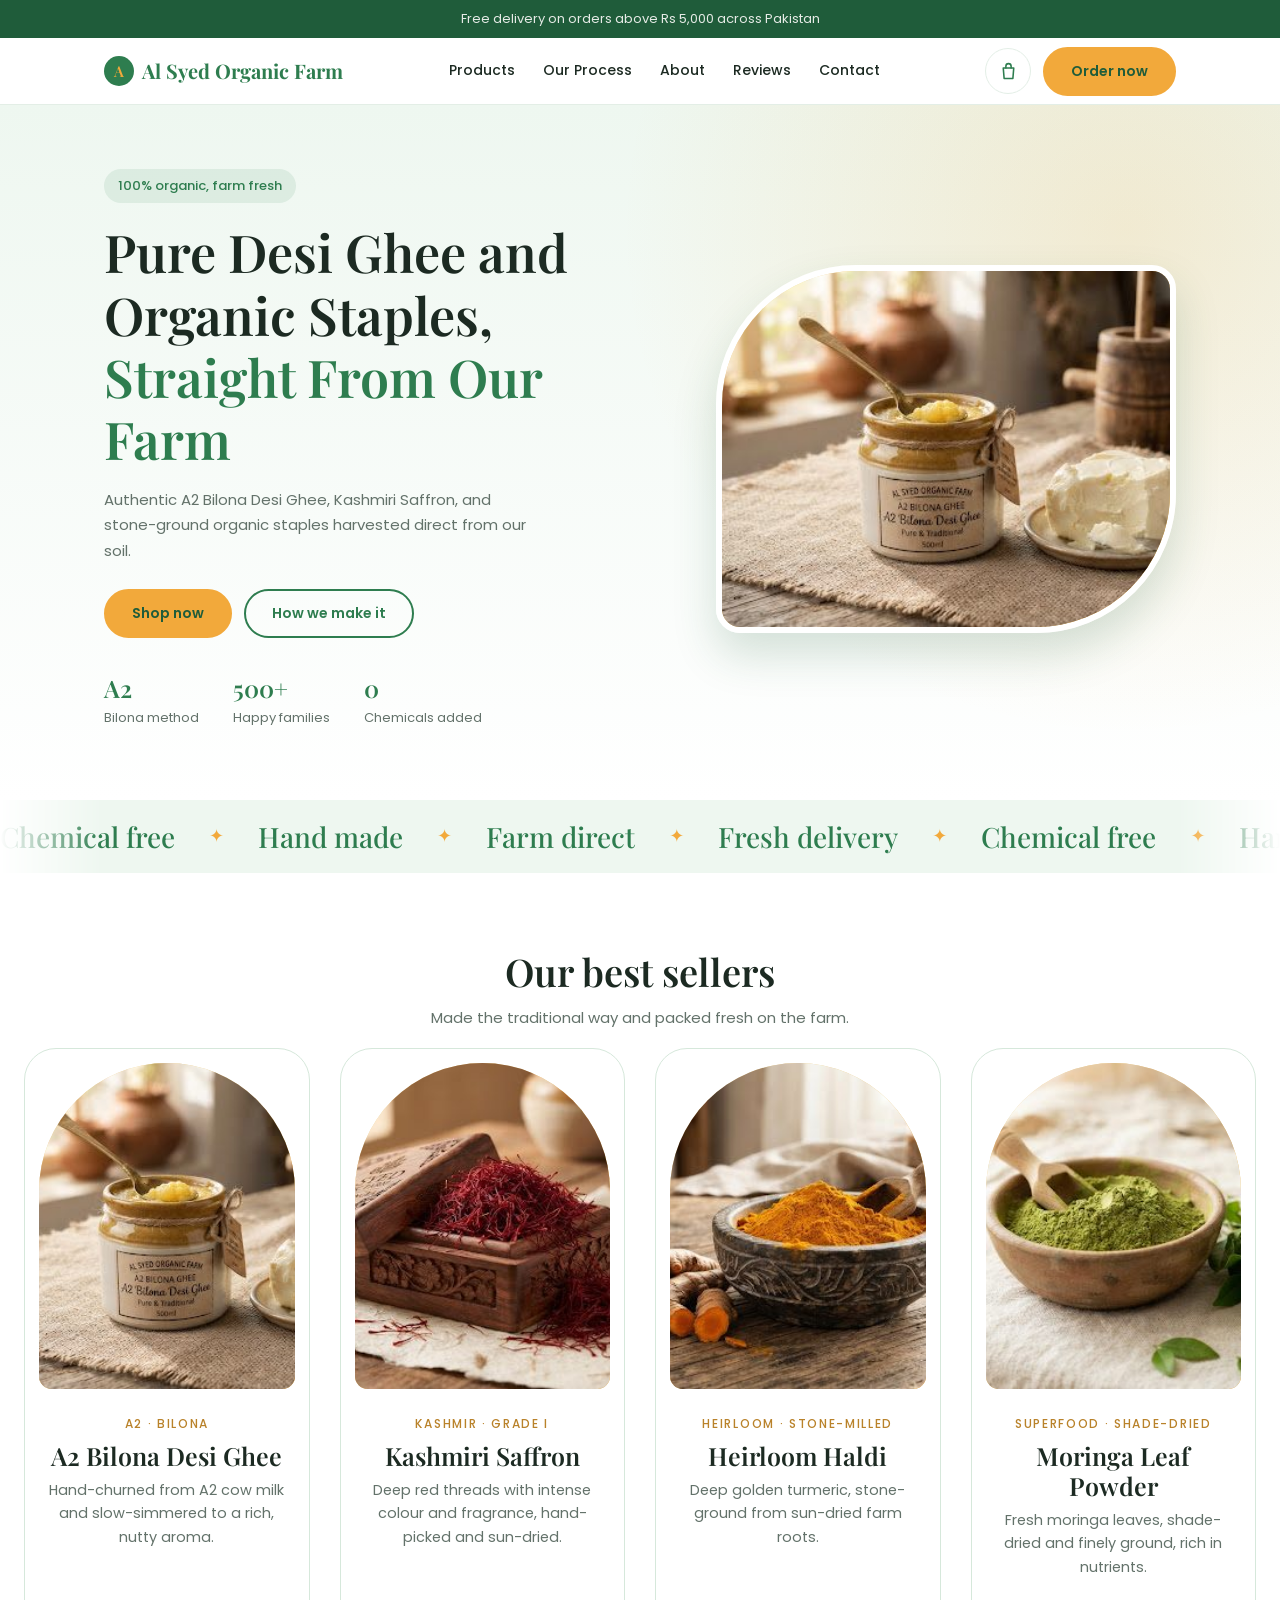
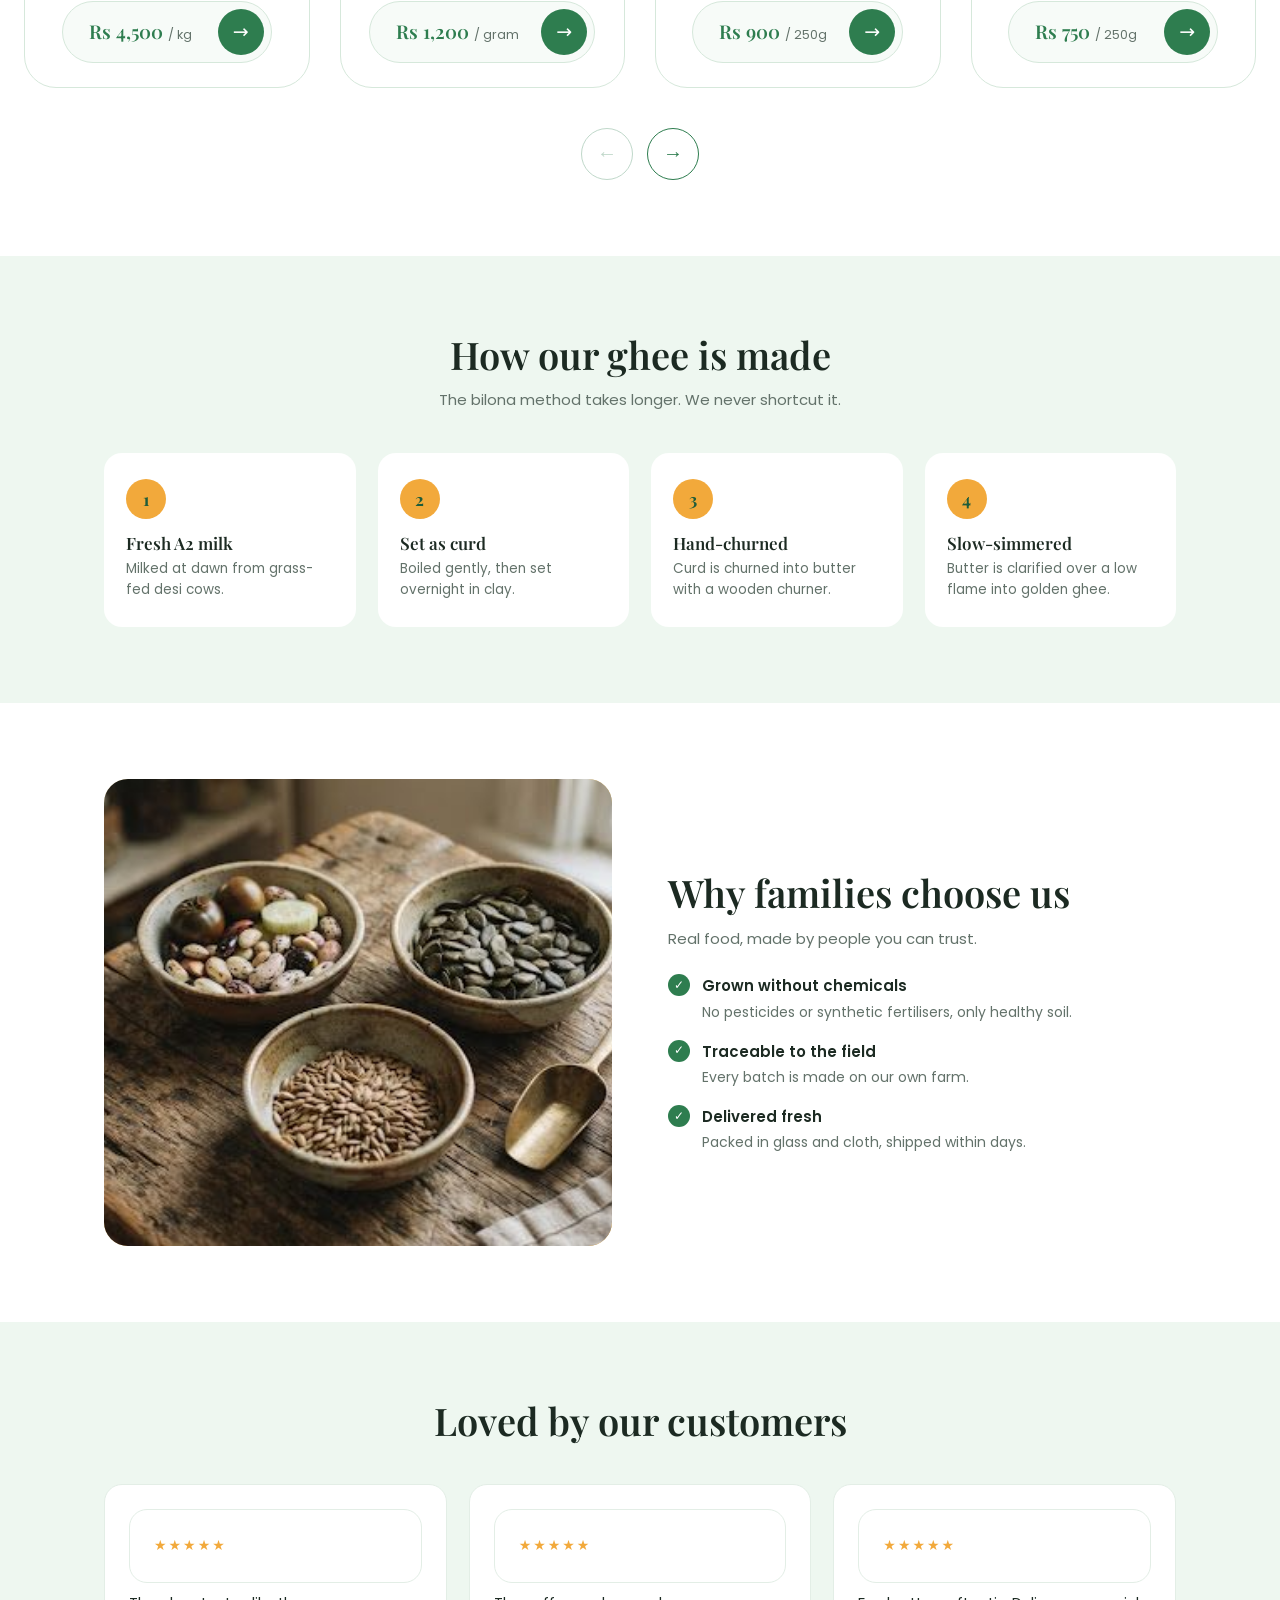
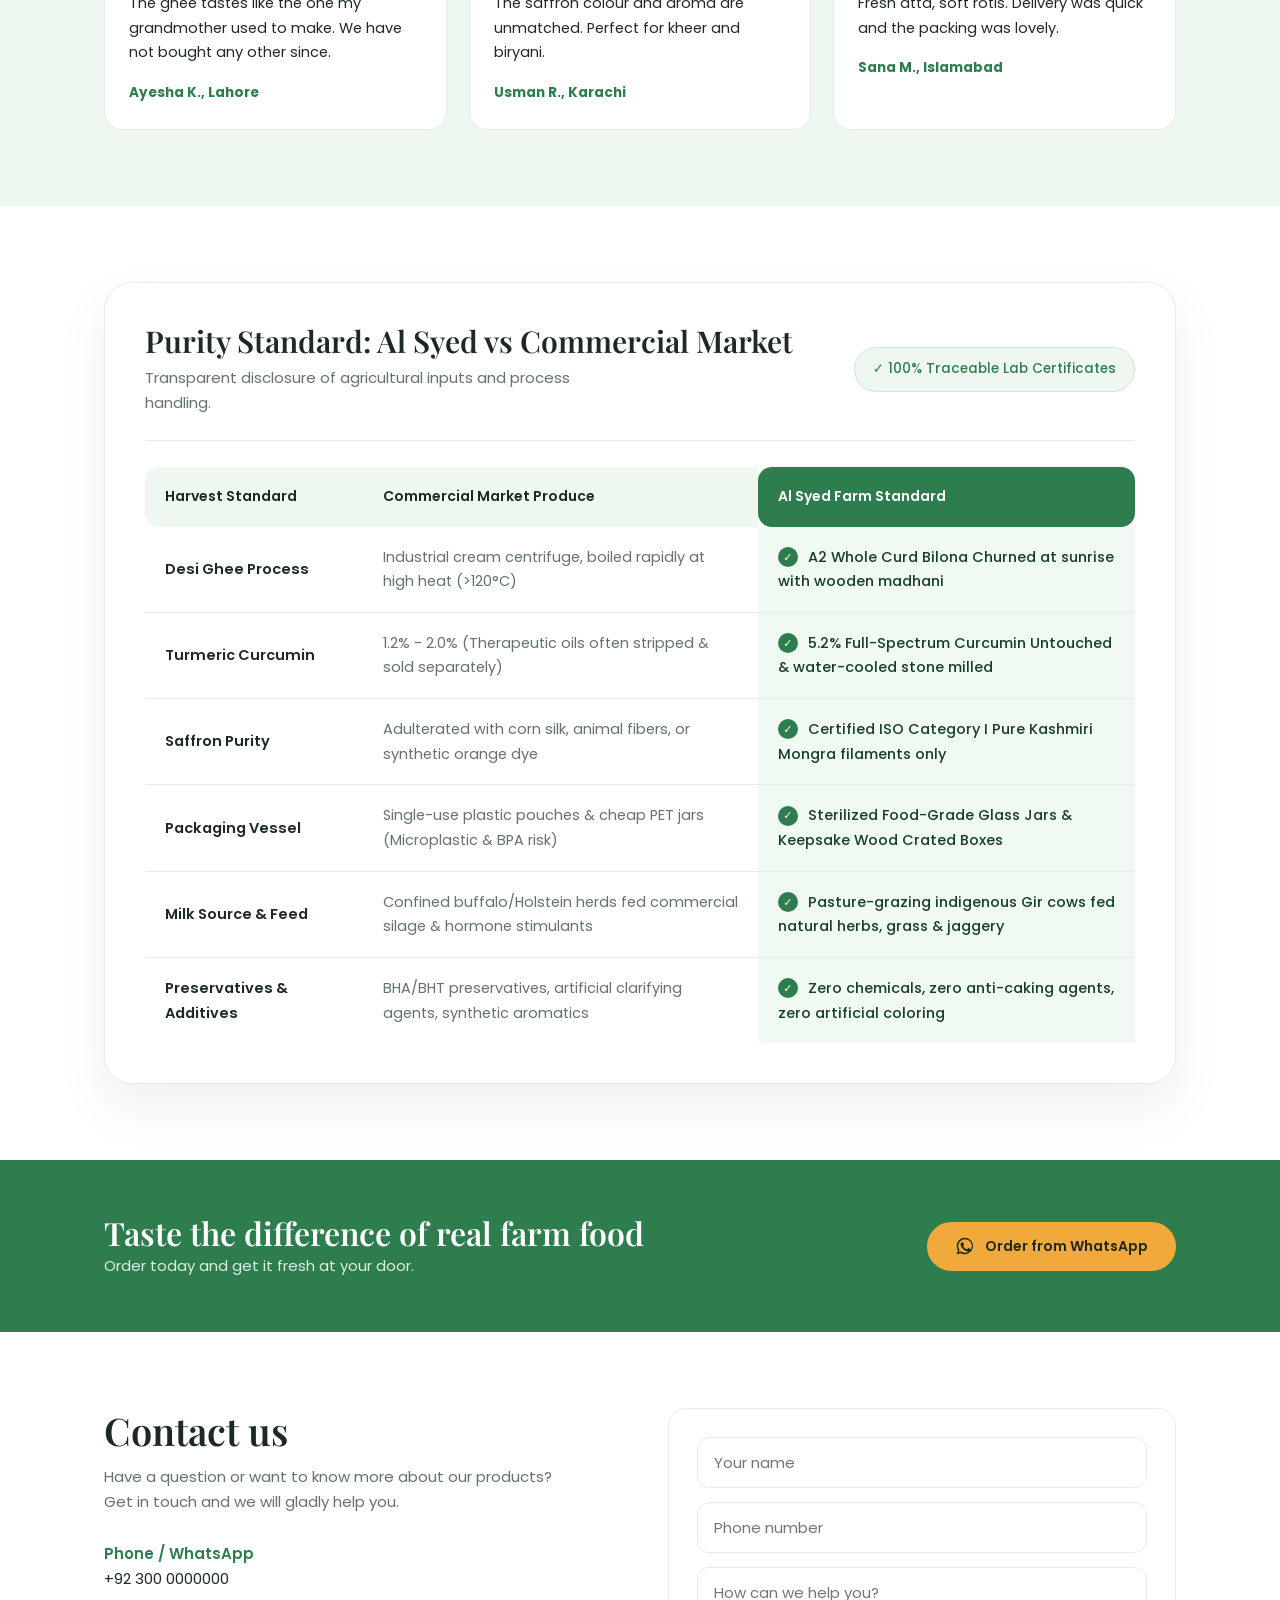
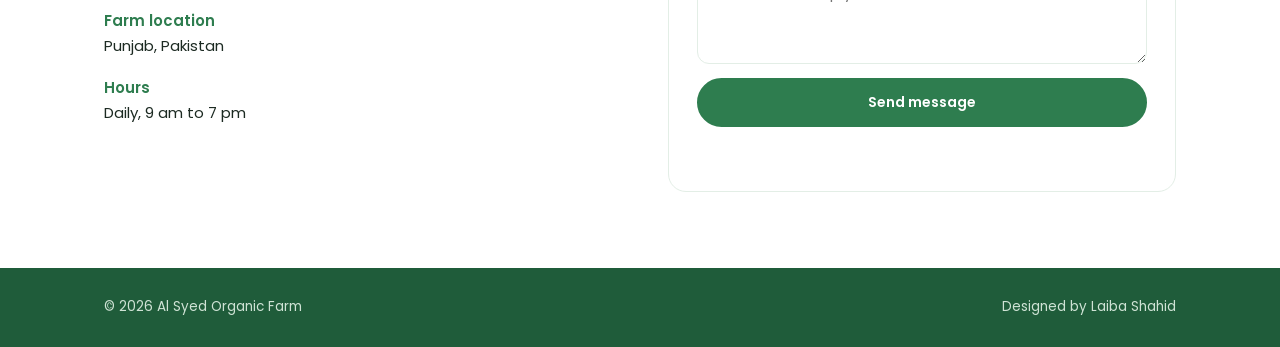
<file: public/assets/aistudio/al-syed-organic-farm-final_affc7ea3.html>
<!DOCTYPE html>
<html lang="en">
<head>
<meta charset="utf-8">
<meta name="viewport" content="width=device-width, initial-scale=1, viewport-fit=cover">
<title>Al Syed Organic Farm</title>
<meta name="description" content="Authentic A2 Bilona Desi Ghee, Kashmiri Saffron, and stone-ground organic staples harvested direct from our soil.">
<link rel="preconnect" href="https://fonts.googleapis.com">
<link rel="preconnect" href="https://fonts.gstatic.com" crossorigin>
<link href="https://fonts.googleapis.com/css2?family=Playfair+Display:wght@500;600;700&family=Poppins:wght@300;400;500;600&display=swap" rel="stylesheet">
<style>
:root{--bg:#ffffff;--ink:#1c2a22;--mute:#63726a;--g:#2e7d4f;--gd:#1f5c3a;--gold:#f2a93b;--leaf:#eef7f0;--line:#e3eee6;
--disp:"Playfair Display",Georgia,serif;--sans:"Poppins",system-ui,-apple-system,"Segoe UI",sans-serif;
box-sizing:border-box;padding-top:env(safe-area-inset-top,0px);padding-bottom:env(safe-area-inset-bottom,0px)}
@media (prefers-color-scheme:dark){:root:not([data-theme="light"]){--bg:#ffffff;--ink:#1c2a22;--mute:#63726a;--g:#2e7d4f;--gd:#1f5c3a;--gold:#f2a93b;--leaf:#eef7f0;--line:#e3eee6}}
:root[data-theme="dark"]{--bg:#ffffff;--ink:#1c2a22;--mute:#63726a;--g:#2e7d4f;--gd:#1f5c3a;--gold:#f2a93b;--leaf:#eef7f0;--line:#e3eee6}
*,*::before,*::after{box-sizing:border-box}
html{scroll-behavior:smooth;scroll-padding-top:calc(90px + env(safe-area-inset-top,0px))}
body{margin:0;background:var(--bg);color:var(--ink);font:400 15px/1.7 var(--sans);-webkit-font-smoothing:antialiased}
h1,h2,h3{font-family:var(--disp);margin:0;line-height:1.2;font-weight:600}
p{margin:0}a{color:inherit;text-decoration:none}
:focus-visible{outline:2px solid var(--gold);outline-offset:3px}
.wrap{max-width:1120px;margin:0 auto;padding:0 24px}
section{padding:76px 0}
h2{font-size:clamp(26px,3.4vw,38px)}
.sub{color:var(--mute);max-width:52ch;margin-top:10px}
.center{text-align:center}.center .sub{margin-inline:auto}
.top{background:var(--gd);color:#e6ebe6;text-align:center;font-size:13px;padding:8px 16px;padding-top:calc(8px + env(safe-area-inset-top,0px))}
header{position:sticky;top:0;z-index:20;background:rgba(255,255,255,.95);backdrop-filter:blur(10px);border-bottom:1px solid var(--line)}
nav{display:flex;align-items:center;justify-content:space-between;height:66px}
.logo{font-family:var(--disp);font-weight:700;font-size:20px;color:var(--g);display:flex;align-items:center;gap:8px}
.logo i{width:30px;height:30px;border-radius:50%;background:var(--g);display:grid;place-items:center;color:var(--gold);font:600 15px var(--disp);font-style:normal}
.links{display:flex;gap:28px;font-size:14px;font-weight:500}.links a:hover{color:var(--g)}
.btn{display:inline-block;padding:12px 26px;border-radius:999px;background:var(--gold);color:var(--gd);font:600 14px var(--sans);border:2px solid var(--gold);cursor:pointer;transition:transform .2s,background .2s}
.btn:hover{transform:translateY(-2px);background:#f6bd57}
.btn.line{background:transparent;color:var(--g);border-color:var(--g)}.btn.line:hover{background:rgba(46,125,79,.08);transform:translateY(-2px)}
.btn.dk{background:var(--g);border-color:var(--g);color:#fff}.btn.dk:hover{background:var(--gd)}
.hero{background:linear-gradient(180deg,#eef7f0,#fff);color:var(--ink);padding:64px 0 70px;background-image:radial-gradient(circle at 88% 18%,rgba(242,169,59,.18),transparent 40%),linear-gradient(180deg,#eef7f0,#fff)}
.hero .wrap{display:grid;grid-template-columns:1.1fr .9fr;gap:50px;align-items:center}
.pill{display:inline-block;background:rgba(46,125,79,.1);color:var(--g);font-weight:500;padding:6px 14px;border-radius:999px;font-size:13px;margin-bottom:18px}
.hero h1{font-size:clamp(30px,4.6vw,52px);margin-bottom:16px}
.hero h1 em{font-style:normal;color:var(--g)}
.hero p.lead{color:var(--mute);max-width:48ch;margin-bottom:26px}
.hero .cta{display:flex;gap:12px;flex-wrap:wrap;margin-bottom:34px}
.stats{display:flex;gap:34px;flex-wrap:wrap}.stats b{display:block;font:600 24px var(--disp);color:var(--g)}.stats span{font-size:13px;color:var(--mute)}
.ph{position:relative;margin:0;overflow:hidden;display:grid;place-items:center;background:linear-gradient(135deg,#f6e3b0,#e9a62a)}
.ph img{position:absolute;inset:0;width:100%;height:100%;object-fit:cover}
.ph span{font:600 18px var(--disp);color:rgba(19,53,36,.6);padding:14px;text-align:center}
.hero .ph{aspect-ratio:5/4;border-radius:140px 24px 140px 24px;border:6px solid #fff;box-shadow:0 22px 44px rgba(31,92,58,.18)}
.feat{background:var(--leaf);padding:26px 0}.feat .wrap{display:grid;grid-template-columns:repeat(4,1fr);gap:18px;text-align:center}
.feat b{display:block;font:600 15px var(--sans);color:var(--g)}.feat span{font-size:13px;color:var(--mute)}
.grid{display:grid;grid-template-columns:repeat(4,1fr);gap:22px;margin-top:40px}
.card{background:#fff;border:1px solid var(--line);border-radius:18px;overflow:hidden;transition:box-shadow .3s,transform .3s}
.card:hover{transform:translateY(-4px);box-shadow:0 14px 30px rgba(31,92,58,.13)}
.card .ph{aspect-ratio:1/1}
.card .b{padding:18px}.card h3{font-size:18px;margin-bottom:4px}.card p{color:var(--mute);font-size:13.5px;line-height:1.55;min-height:63px}
.card .pr{display:flex;justify-content:space-between;align-items:center;margin-top:14px}.card .pr b{font:600 16px var(--sans);color:var(--g)}
.card .btn{padding:8px 16px;font-size:13px}
.tag{position:absolute;top:12px;left:12px;z-index:2;background:var(--g);color:#fff;font-size:11.5px;padding:4px 11px;border-radius:999px}
.proc{background:var(--leaf)}
.steps{display:grid;grid-template-columns:repeat(4,1fr);gap:22px;margin-top:40px}
.step{background:#fff;border-radius:18px;padding:26px 22px}.step i{width:40px;height:40px;border-radius:50%;background:var(--gold);color:var(--gd);display:grid;place-items:center;font:700 17px var(--disp);font-style:normal;margin-bottom:14px}
.step h3{font-size:17px;margin-bottom:6px}.step p{font-size:13.5px;color:var(--mute);line-height:1.55}
.split{display:grid;grid-template-columns:1fr 1fr;gap:56px;align-items:center}
.split .ph{aspect-ratio:5/4.6;border-radius:24px}
.ck{list-style:none;padding:0;margin:22px 0 0;display:grid;gap:14px}
.ck li{padding-left:34px;position:relative}.ck li::before{content:"✓";position:absolute;left:0;top:1px;width:22px;height:22px;border-radius:50%;background:var(--g);color:#fff;font-size:12px;display:grid;place-items:center}
.ck b{display:block;font-weight:600}.ck span{color:var(--mute);font-size:14px}
.rev{display:grid;grid-template-columns:repeat(3,1fr);gap:22px;margin-top:40px}
.rev div{background:#fff;border:1px solid var(--line);border-radius:18px;padding:24px}.rev p{font-size:14.5px;margin-bottom:14px}.rev b{font-size:13.5px;color:var(--g)}.rev .st{color:var(--gold);letter-spacing:2px;margin-bottom:8px;font-size:14px}
.cta2{background:var(--g);padding:54px 0}.cta2 .btn{background:var(--gold);border-color:var(--gold);color:#1c2a22}.cta2 .btn:hover{background:#f6bd57}.cta2 .wrap{display:flex;justify-content:space-between;align-items:center;gap:24px;flex-wrap:wrap}
.cta2 h2{color:#fff;font-size:clamp(24px,3vw,32px)}.cta2 p{color:#dcefe2}
.contact .wrap{display:grid;grid-template-columns:1fr 1fr;gap:56px}
.info{margin-top:26px;display:grid;gap:16px}.info b{display:block;font-weight:600;color:var(--g)}
form{display:grid;gap:14px;background:#fff;border:1px solid var(--line);border-radius:18px;padding:28px}
input,textarea{width:100%;padding:13px 16px;border:1px solid var(--line);border-radius:12px;font:400 15px var(--sans);background:var(--bg);color:var(--ink)}
input:focus,textarea:focus{outline:none;border-color:var(--g)}#ok{color:var(--g);min-height:22px;font-size:14px}
footer{background:var(--gd);color:#cfe3d5;padding:28px 0;font-size:13.5px}footer .wrap{display:flex;justify-content:space-between;flex-wrap:wrap;gap:10px}
@media (max-width:900px){section{padding:56px 0}.links{display:none}.hero .wrap,.split,.contact .wrap{grid-template-columns:1fr}.hero .ph{max-width:380px}.grid,.steps,.feat .wrap{grid-template-columns:1fr 1fr}.rev{grid-template-columns:1fr}}
@media (max-width:520px){.grid,.steps{grid-template-columns:1fr}.wrap{padding:0 18px}}
@media (prefers-reduced-motion:reduce){*{transition:none!important}html{scroll-behavior:auto}}

.cmp{background:#fff;border:1px solid var(--line);border-radius:28px;padding:40px;box-shadow:0 24px 50px rgba(31,92,58,.08)}
.cmp-h{display:flex;justify-content:space-between;align-items:center;gap:20px;flex-wrap:wrap;padding-bottom:24px;border-bottom:1px solid var(--line);margin-bottom:26px}
.cmp-h h2{font-size:clamp(22px,2.8vw,30px)}.cmp-h .sub{margin-top:6px}
.badge{background:var(--leaf);color:var(--g);font-weight:500;font-size:13.5px;padding:10px 18px;border-radius:999px;border:1px solid #cfe6d6}
.cmp table{width:100%;border-collapse:separate;border-spacing:0;font-size:14.5px}
.cmp th,.cmp td{padding:18px 20px;text-align:left;vertical-align:middle}
.cmp thead th{background:var(--leaf);font-weight:600;font-size:14px}
.cmp thead th:first-child{border-radius:14px 0 0 14px;width:22%}
.cmp thead th.us{background:var(--g);color:#fff;border-radius:14px}
.cmp tbody th,.cmp tbody td{border-bottom:1px solid var(--line)}
.cmp tbody th{font-weight:600}
.cmp td.them{color:var(--mute)}
.cmp td.us{background:#f1f9f3;font-weight:500;color:#173f2b}
.cmp td.us::before{content:"✓";display:inline-grid;place-items:center;width:20px;height:20px;border-radius:50%;background:var(--g);color:#fff;font-size:11px;margin-right:10px;vertical-align:1px}
.cmp tbody tr:last-child th,.cmp tbody tr:last-child td{border-bottom:0}
@media (max-width:760px){.cmp{padding:22px 16px;border-radius:22px}.cmp thead{position:absolute;clip:rect(0 0 0 0);width:1px;height:1px;overflow:hidden}
.cmp table,.cmp tbody,.cmp tr,.cmp th,.cmp td{display:block;width:100%}
.cmp tbody tr{border:1px solid var(--line);border-radius:16px;overflow:hidden;margin-bottom:14px}
.cmp tbody th{background:var(--leaf);border-bottom:0;padding:14px 18px}
.cmp td{padding:14px 18px;border-bottom:0}
.cmp td.them::before{content:"Commercial market";display:block;font-size:11.5px;font-weight:600;color:#b4772a;margin-bottom:2px}
.cmp td.us::before{content:"✓  Al Syed Farm Standard";width:auto;height:auto;background:none;color:var(--g);border-radius:0;display:block;font-size:11.5px;font-weight:600;margin:0 0 2px;vertical-align:baseline}}
.feat .wrap{display:block;text-align:center}.feat h2{font-size:clamp(20px,2.6vw,30px);color:var(--g);font-weight:500;line-height:1.3}.feat h2 em{font-style:italic;color:var(--gd)}
.feat{padding:20px 0;overflow:hidden;-webkit-mask-image:linear-gradient(90deg,transparent,#000 8%,#000 92%,transparent);mask-image:linear-gradient(90deg,transparent,#000 8%,#000 92%,transparent)}
.feat .mt{display:flex;width:max-content;animation:mq 38s linear infinite}
.feat:hover .mt{animation-play-state:paused}
.feat .mg{display:flex;align-items:center;flex-shrink:0}
.feat .mg span{font:500 clamp(20px,2.4vw,28px)/1.2 var(--disp);color:var(--g);white-space:nowrap}
.feat .mg i{font-style:normal;color:var(--gold);font-size:18px;margin:0 34px}
@keyframes mq{to{transform:translateX(-50%)}}
@media (prefers-reduced-motion:reduce){.feat .mt{animation:none;flex-wrap:wrap;justify-content:center;width:auto}.feat .mg[aria-hidden]{display:none}}
.grid{gap:34px}
.card{background:transparent;border:0;border-radius:0;overflow:visible;text-align:center}
.card:hover{transform:none;box-shadow:none}
.card .im{display:block;border-radius:200px 200px 26px 26px;overflow:hidden;box-shadow:0 18px 36px rgba(31,92,58,.14);transition:transform .5s ease,box-shadow .5s ease}
.card .im .ph{aspect-ratio:4/5;border-radius:0}
.card .ph img{transition:transform .9s ease}
.card:hover .ph img{transform:scale(1.07)}
.card:hover .im{transform:translateY(-6px);box-shadow:0 28px 48px rgba(31,92,58,.2)}
.card .b{padding:24px 4px 0}
.card small{display:block;font:500 11.5px var(--sans);letter-spacing:.14em;text-transform:uppercase;color:#b9822a;margin-bottom:8px}
.card h3{font-size:22px;margin-bottom:8px}
.card p{font-size:13.5px;line-height:1.6;min-height:0;margin:0 auto 18px;max-width:30ch}
.card .pr{display:inline-flex;align-items:center;gap:18px;border:1px solid var(--line);border-radius:999px;padding:6px 6px 6px 22px;background:#fff;margin-top:0}
.card .pr b{font:600 17px var(--disp);color:var(--g)}
.card .pr em{font:400 12.5px var(--sans);color:var(--mute);font-style:normal;margin-left:5px}
.card .go{width:42px;height:42px;border-radius:50%;background:var(--g);color:#fff;display:grid;place-items:center;font-size:18px;transition:background .25s,transform .25s}
.card .go:hover{background:var(--gold);color:#1c2a22;transform:translateX(3px)}
#products .wrap{max-width:1300px}
#products .grid{gap:30px;align-items:stretch}
.card{display:flex;flex-direction:column;height:100%}
.card .im .ph{aspect-ratio:4/5.1}
.card .b{display:flex;flex-direction:column;align-items:center;flex:1;padding:26px 6px 0}
.card small{font-size:12px}
.card h3{font-size:25px;min-height:1.2em}
.card p{font-size:14.5px;flex:1;max-width:32ch;margin:0 auto 22px}
.card .pr{margin-top:auto;padding:7px 7px 7px 26px;gap:22px;min-width:210px;justify-content:space-between}
.card .pr b{font-size:19px}
.card .go{width:46px;height:46px;font-size:19px}
@media (max-width:1000px){#products .grid{grid-template-columns:1fr 1fr}}
@media (max-width:520px){#products .grid{grid-template-columns:1fr}.card .im{max-width:340px;margin-inline:auto;width:100%}}
#products .grid.track{display:flex;overflow-x:auto;scroll-snap-type:x mandatory;gap:30px;margin:0 -18px;padding:18px 18px 46px;scroll-padding-left:18px;scrollbar-width:none;-webkit-overflow-scrolling:touch}
.track::-webkit-scrollbar{display:none}
.track .card{flex:0 0 calc((100% - 90px)/4);scroll-snap-align:start}
.ctl{display:flex;justify-content:center;gap:14px;margin-top:-6px}
.nv{width:52px;height:52px;border-radius:50%;border:1.5px solid var(--g);background:#fff;color:var(--g);font-size:20px;cursor:pointer;display:grid;place-items:center;transition:background .25s,color .25s,opacity .25s}
.nv:hover:not(:disabled){background:var(--g);color:#fff}.nv:disabled{opacity:.3;cursor:default}
@media (max-width:1000px){.track .card{flex-basis:calc((100% - 30px)/2)}}
@media (max-width:520px){.track .card{flex-basis:82%}}
#products .grid.track{align-items:stretch}
.track .card{height:auto;align-self:stretch}
.track .card .b{flex:1 1 auto}
.track .card p{flex:1 1 auto;min-height:calc(14.5px*1.6*3)}
.track .card .pr{margin-top:auto}
.track .card{background:#fff;border:1.5px solid #d6e8db;border-radius:32px;padding:14px 14px 24px;transition:border-color .35s,box-shadow .35s,transform .35s}
.track .card:hover{border-color:var(--g);box-shadow:0 18px 40px rgba(31,92,58,.12);transform:translateY(-4px)}
.track .card .im{border-radius:200px 200px 20px 20px;box-shadow:none}
.track .card:hover .im{transform:none;box-shadow:none}
.track .card .pr{border-color:#d6e8db;background:#f7fbf8}
.hr{display:flex;align-items:center;gap:12px}
.cartbtn{position:relative;width:46px;height:46px;border-radius:50%;border:1.5px solid var(--line);background:#fff;display:grid;place-items:center;cursor:pointer;color:var(--g);transition:border-color .25s}
.cartbtn:hover{border-color:var(--g)}.cartbtn svg{width:21px;height:21px}
.cartbtn b{position:absolute;top:-5px;right:-5px;min-width:20px;height:20px;border-radius:10px;background:var(--gold);color:#1c2a22;font:600 11px/20px var(--sans);text-align:center;padding:0 5px}
.cartbtn b[hidden]{display:none}.cartbtn.bump{animation:bump .4s}
@keyframes bump{40%{transform:scale(1.18)}}
.track .card{cursor:pointer}
body.lock{overflow:hidden}
.ov{position:fixed;inset:0;z-index:60;background:rgba(18,34,26,.55);-webkit-backdrop-filter:blur(3px);backdrop-filter:blur(3px);display:none;align-items:center;justify-content:center;padding:20px;padding-top:calc(20px + env(safe-area-inset-top,0px));padding-bottom:calc(20px + env(safe-area-inset-bottom,0px))}
.ov.on{display:flex}
.md{position:relative;background:#fff;border-radius:32px;max-width:920px;width:100%;max-height:100%;overflow:auto;display:grid;grid-template-columns:.9fr 1.1fr;animation:pop .35s ease}
@keyframes pop{from{opacity:0;transform:translateY(18px) scale(.97)}to{opacity:1;transform:none}}
.md .mi{padding:18px}
.md .pic{height:100%;min-height:380px;border-radius:200px 200px 22px 22px;overflow:hidden;background:var(--leaf)}
.md .pic img{width:100%;height:100%;object-fit:cover;display:block}
.mt2{padding:42px 38px 34px}
.mt2 small{display:block;font:500 12px var(--sans);letter-spacing:.14em;text-transform:uppercase;color:#b9822a;margin-bottom:8px}
.mt2 h3{font-size:clamp(24px,3vw,32px);margin-bottom:10px}
.mpr{font:600 26px var(--disp);color:var(--g);margin-bottom:14px}.mpr em{font:400 14px var(--sans);font-style:normal;color:var(--mute);margin-left:6px}
.mdsc{color:var(--mute);font-size:14.5px}
.mt2 .ck{margin:18px 0 22px;gap:10px;font-size:14.5px}
.mrow{display:flex;align-items:center;gap:16px;flex-wrap:wrap;padding:18px 0;border-top:1px solid var(--line);border-bottom:1px solid var(--line);margin-bottom:22px}
.mrow .lb{font-weight:500}
.qty{display:inline-flex;align-items:center;border:1.5px solid var(--line);border-radius:999px;background:#f7fbf8}
.qty button{width:42px;height:42px;border:0;background:none;font-size:22px;line-height:1;cursor:pointer;color:var(--g)}
.qty button:hover{color:var(--gd)}
.qty span{min-width:34px;text-align:center;font-weight:600}
.mrow .tt{margin-left:auto;font:600 20px var(--disp);color:var(--g)}
.mbtn{display:flex;gap:12px;flex-wrap:wrap}.mbtn .btn{flex:1 1 150px;text-align:center}
.x,.x2{width:40px;height:40px;border-radius:50%;border:0;background:#f1f6f2;font-size:22px;line-height:1;cursor:pointer;color:var(--ink)}
.x{position:absolute;top:16px;right:16px;z-index:2}.x:hover,.x2:hover{background:var(--leaf)}
.ov.dr{justify-content:flex-end;padding:0;align-items:stretch}
.dp{background:#fff;width:min(430px,100%);height:100%;display:flex;flex-direction:column;animation:slide .3s ease;padding-top:env(safe-area-inset-top,0px);padding-bottom:env(safe-area-inset-bottom,0px)}
@keyframes slide{from{transform:translateX(40px);opacity:0}to{transform:none;opacity:1}}
.dh{display:flex;justify-content:space-between;align-items:center;padding:22px 24px;border-bottom:1px solid var(--line)}.dh h3{font-size:24px}
.dl{flex:1;overflow:auto;padding:8px 24px}
.ci{display:grid;grid-template-columns:72px 1fr;gap:14px;padding:16px 0;border-bottom:1px solid var(--line)}
.ci .th{width:72px;height:72px;border-radius:18px;overflow:hidden}.ci .th img{width:100%;height:100%;object-fit:cover;display:block}
.ci h4{margin:0 0 2px;font:600 15px var(--sans)}.ci .up{font-size:13px;color:var(--mute)}
.ci .cr{display:flex;align-items:center;justify-content:space-between;margin-top:8px;gap:8px}
.ci .qty button{width:32px;height:32px;font-size:18px}.ci .qty span{min-width:26px;font-size:14px}
.ci .lt{font:600 15px var(--disp);color:var(--g)}
.ci .rm{border:0;background:none;color:#a2542a;font:400 12.5px var(--sans);cursor:pointer;padding:0;text-decoration:underline}
.empty{text-align:center;color:var(--mute);padding:60px 10px}
.df{padding:20px 24px 24px;border-top:1px solid var(--line);display:grid;gap:14px}
.sb{display:flex;justify-content:space-between;align-items:center;font-size:15px}.sb b{font:600 22px var(--disp);color:var(--g)}
.df .btn{text-align:center}
@media (max-width:760px){.md{grid-template-columns:1fr;border-radius:26px}.md .pic{min-height:260px;height:260px}.mt2{padding:22px 22px 26px}}
@media (prefers-reduced-motion:reduce){.md,.dp,.cartbtn.bump{animation:none!important}}
#dkd{display:none;flex:1;flex-direction:column;align-items:center;text-align:center;padding:36px 26px 26px;gap:12px;overflow:auto}
.dp.done .dl,.dp.done .df{display:none}.dp.done #dkd{display:flex}
.okc{width:76px;height:76px;border-radius:50%;background:var(--leaf);color:var(--g);display:grid;place-items:center;animation:pop .45s ease}
.okc svg{width:38px;height:38px}
#dkd h3{font-size:28px}
.okp{color:var(--mute);font-size:14.5px;max-width:30ch}
.ref{font-size:13.5px;color:var(--mute)}.ref b{color:var(--g);font-weight:600}
.sm{width:100%;background:#f7fbf8;border:1px solid #d6e8db;border-radius:18px;padding:16px 18px;font-size:14px;text-align:left;margin:6px 0 10px}
.sm div{display:flex;justify-content:space-between;gap:14px;padding:5px 0}
.sm .tot{border-top:1px solid #d6e8db;margin-top:6px;padding-top:12px;font-weight:600;color:var(--g)}
#cs{margin-top:auto;width:100%;text-align:center}
.cta2 .wab{display:inline-flex;align-items:center;gap:10px}.cta2 .wab svg{width:20px;height:20px}
</style>
</head>
<body>
<div class="top">Free delivery on orders above Rs 5,000 across Pakistan</div>
<header><div class="wrap"><nav>
<a class="logo" href="#top"><i>A</i>Al Syed Organic Farm</a>
<div class="links"><a href="#products">Products</a><a href="#process">Our Process</a><a href="#why">About</a><a href="#reviews">Reviews</a><a href="#contact">Contact</a></div>
<div class="hr"><button type="button" class="cartbtn" id="cb" aria-label="Open cart"><svg viewBox="0 0 24 24" fill="none" stroke="currentColor" stroke-width="1.8" stroke-linecap="round" stroke-linejoin="round"><path d="M6 8h12l-1 12H7L6 8z"/><path d="M9 8V6a3 3 0 016 0v2"/></svg><b id="cc" hidden>0</b></button><a class="btn" href="#contact">Order now</a></div></nav></div></header>

<main id="top">
<section class="hero"><div class="wrap">
<div><span class="pill">100% organic, farm fresh</span>
<h1>Pure Desi Ghee and Organic Staples, <em>Straight From Our Farm</em></h1>
<p class="lead">Authentic A2 Bilona Desi Ghee, Kashmiri Saffron, and stone-ground organic staples harvested direct from our soil.</p>
<div class="cta"><a class="btn" href="#products">Shop now</a><a class="btn line" href="#process">How we make it</a></div>
<div class="stats"><div><b>A2</b><span>Bilona method</span></div><div><b>500+</b><span>Happy families</span></div><div><b>0</b><span>Chemicals added</span></div></div></div>
<figure class="ph" data-k="hero"><span>Farm fresh</span></figure>
</div></section>

<div class="feat" role="marquee" aria-label="Chemical free. Hand made. Farm direct. Fresh delivery."><div class="mt"><div class="mg"><span>Chemical free</span><i aria-hidden="true">✦</i><span>Hand made</span><i aria-hidden="true">✦</i><span>Farm direct</span><i aria-hidden="true">✦</i><span>Fresh delivery</span><i aria-hidden="true">✦</i><span>Chemical free</span><i aria-hidden="true">✦</i><span>Hand made</span><i aria-hidden="true">✦</i><span>Farm direct</span><i aria-hidden="true">✦</i><span>Fresh delivery</span><i aria-hidden="true">✦</i><span>Chemical free</span><i aria-hidden="true">✦</i><span>Hand made</span><i aria-hidden="true">✦</i><span>Farm direct</span><i aria-hidden="true">✦</i><span>Fresh delivery</span><i aria-hidden="true">✦</i></div><div class="mg" aria-hidden="true"><span>Chemical free</span><i aria-hidden="true">✦</i><span>Hand made</span><i aria-hidden="true">✦</i><span>Farm direct</span><i aria-hidden="true">✦</i><span>Fresh delivery</span><i aria-hidden="true">✦</i><span>Chemical free</span><i aria-hidden="true">✦</i><span>Hand made</span><i aria-hidden="true">✦</i><span>Farm direct</span><i aria-hidden="true">✦</i><span>Fresh delivery</span><i aria-hidden="true">✦</i><span>Chemical free</span><i aria-hidden="true">✦</i><span>Hand made</span><i aria-hidden="true">✦</i><span>Farm direct</span><i aria-hidden="true">✦</i><span>Fresh delivery</span><i aria-hidden="true">✦</i></div></div></div>

<section id="products"><div class="wrap center">
<h2>Our best sellers</h2><p class="sub">Made the traditional way and packed fresh on the farm.</p>
<div class="grid track" id="track" role="region" aria-label="Products, scroll sideways" tabindex="0" style="text-align:left">
<article class="card"><a class="im" href="#contact" aria-label="A2 Bilona Desi Ghee"><figure class="ph" data-k="ghee"><span>Desi Ghee</span></figure></a><div class="b"><small>A2 · Bilona</small><h3>A2 Bilona Desi Ghee</h3><p>Hand-churned from A2 cow milk and slow-simmered to a rich, nutty aroma.</p><div class="pr"><span><b>Rs 4,500</b><em>/ kg</em></span><a class="go" href="#contact" aria-label="Order A2 Bilona Desi Ghee">→</a></div></div></article>
<article class="card"><a class="im" href="#contact" aria-label="Kashmiri Saffron"><figure class="ph" data-k="saffron"><span>Saffron</span></figure></a><div class="b"><small>Kashmir · Grade I</small><h3>Kashmiri Saffron</h3><p>Deep red threads with intense colour and fragrance, hand-picked and sun-dried.</p><div class="pr"><span><b>Rs 1,200</b><em>/ gram</em></span><a class="go" href="#contact" aria-label="Order Kashmiri Saffron">→</a></div></div></article>
<article class="card"><a class="im" href="#contact" aria-label="Heirloom Haldi"><figure class="ph" data-k="haldi"><span>Heirloom Haldi</span></figure></a><div class="b"><small>Heirloom · Stone-milled</small><h3>Heirloom Haldi</h3><p>Deep golden turmeric, stone-ground from sun-dried farm roots.</p><div class="pr"><span><b>Rs 900</b><em>/ 250g</em></span><a class="go" href="#contact" aria-label="Order Heirloom Haldi">→</a></div></div></article>
<article class="card"><a class="im" href="#contact" aria-label="Moringa Leaf Powder"><figure class="ph" data-k="moringa"><span>Moringa Powder</span></figure></a><div class="b"><small>Superfood · Shade-dried</small><h3>Moringa Leaf Powder</h3><p>Fresh moringa leaves, shade-dried and finely ground, rich in nutrients.</p><div class="pr"><span><b>Rs 750</b><em>/ 250g</em></span><a class="go" href="#contact" aria-label="Order Moringa Leaf Powder">→</a></div></div></article>
<article class="card"><a class="im" href="#contact" aria-label="Raw Forest Honey"><figure class="ph" data-k="honey" style="background:linear-gradient(135deg,#fbe3a6,#e0a030)"><span>Your photo here</span></figure></a><div class="b"><small>Wild · Unfiltered</small><h3>Raw Forest Honey</h3><p>Unheated, unfiltered honey collected from wild flower seasons.</p><div class="pr"><span><b>Rs 2,200</b><em>/ kg</em></span><a class="go" href="#contact" aria-label="Order Raw Forest Honey">→</a></div></div></article>
<article class="card"><a class="im" href="#contact" aria-label="Stone-Ground Atta"><figure class="ph" data-k="atta" style="background:linear-gradient(135deg,#f5e8c8,#cfae6a)"><span>Your photo here</span></figure></a><div class="b"><small>Whole Wheat · Stone-milled</small><h3>Stone-Ground Atta</h3><p>Whole wheat milled slowly on stone to keep the bran and sweetness.</p><div class="pr"><span><b>Rs 450</b><em>/ kg</em></span><a class="go" href="#contact" aria-label="Order Stone-Ground Atta">→</a></div></div></article>
<article class="card"><a class="im" href="#contact" aria-label="Pure Mustard Oil"><figure class="ph" data-k="oil" style="background:linear-gradient(135deg,#eef0b8,#b7bf4a)"><span>Your photo here</span></figure></a><div class="b"><small>Cold-pressed</small><h3>Pure Mustard Oil</h3><p>Cold-pressed from farm mustard seeds with a bold, pungent flavour.</p><div class="pr"><span><b>Rs 1,100</b><em>/ litre</em></span><a class="go" href="#contact" aria-label="Order Pure Mustard Oil">→</a></div></div></article>
<article class="card"><a class="im" href="#contact" aria-label="Organic Jaggery"><figure class="ph" data-k="gur" style="background:linear-gradient(135deg,#e7c49a,#a8672d)"><span>Your photo here</span></figure></a><div class="b"><small>Chemical-free</small><h3>Organic Jaggery</h3><p>Slow-cooked sugarcane jaggery, naturally sweet with no additives.</p><div class="pr"><span><b>Rs 350</b><em>/ kg</em></span><a class="go" href="#contact" aria-label="Order Organic Jaggery">→</a></div></div></article>
<article class="card"><a class="im" href="#contact" aria-label="Heirloom Seeds"><figure class="ph" data-k="seeds"><span>Heirloom Seeds</span></figure></a><div class="b"><small>Heirloom · Hand-selected</small><h3>Heirloom Seeds</h3><p>Hand-selected heirloom seeds, saved from our own farm harvest.</p><div class="pr"><span><b>Rs 600</b><em>/ 250g</em></span><a class="go" href="#contact" aria-label="Order Heirloom Seeds">→</a></div></div></article></div>
<div class="ctl"><button type="button" class="nv" id="pv" aria-label="Previous products">←</button><button type="button" class="nv" id="nx" aria-label="Next products">→</button></div>
</div></div></section>

<section class="proc" id="process"><div class="wrap center">
<h2>How our ghee is made</h2><p class="sub">The bilona method takes longer. We never shortcut it.</p>
<div class="steps" style="text-align:left">
<div class="step"><i>1</i><h3>Fresh A2 milk</h3><p>Milked at dawn from grass-fed desi cows.</p></div>
<div class="step"><i>2</i><h3>Set as curd</h3><p>Boiled gently, then set overnight in clay.</p></div>
<div class="step"><i>3</i><h3>Hand-churned</h3><p>Curd is churned into butter with a wooden churner.</p></div>
<div class="step"><i>4</i><h3>Slow-simmered</h3><p>Butter is clarified over a low flame into golden ghee.</p></div>
</div></div></section>

<section id="why"><div class="wrap split">
<figure class="ph" data-k="farm"><span>Our farm</span></figure>
<div><h2>Why families choose us</h2><p class="sub">Real food, made by people you can trust.</p>
<ul class="ck"><li><b>Grown without chemicals</b><span>No pesticides or synthetic fertilisers, only healthy soil.</span></li><li><b>Traceable to the field</b><span>Every batch is made on our own farm.</span></li><li><b>Delivered fresh</b><span>Packed in glass and cloth, shipped within days.</span></li></ul></div>
</div></section>

<section id="reviews" style="background:var(--leaf)"><div class="wrap center">
<h2>Loved by our customers</h2>
<div class="rev" style="text-align:left">
<div><div class="st">★★★★★</div><p>The ghee tastes like the one my grandmother used to make. We have not bought any other since.</p><b>Ayesha K., Lahore</b></div>
<div><div class="st">★★★★★</div><p>The saffron colour and aroma are unmatched. Perfect for kheer and biryani.</p><b>Usman R., Karachi</b></div>
<div><div class="st">★★★★★</div><p>Fresh atta, soft rotis. Delivery was quick and the packing was lovely.</p><b>Sana M., Islamabad</b></div>
</div></div></section>

<section id="purity"><div class="wrap"><div class="cmp">
<div class="cmp-h"><div><h2>Purity Standard: Al Syed vs Commercial Market</h2><p class="sub">Transparent disclosure of agricultural inputs and process handling.</p></div><span class="badge">✓ 100% Traceable Lab Certificates</span></div>
<table><thead><tr><th>Harvest Standard</th><th>Commercial Market Produce</th><th class="us">Al Syed Farm Standard</th></tr></thead><tbody><tr><th scope="row">Desi Ghee Process</th><td class="them">Industrial cream centrifuge, boiled rapidly at high heat (&gt;120°C)</td><td class="us">A2 Whole Curd Bilona Churned at sunrise with wooden madhani</td></tr><tr><th scope="row">Turmeric Curcumin</th><td class="them">1.2% - 2.0% (Therapeutic oils often stripped &amp; sold separately)</td><td class="us">5.2% Full-Spectrum Curcumin Untouched &amp; water-cooled stone milled</td></tr><tr><th scope="row">Saffron Purity</th><td class="them">Adulterated with corn silk, animal fibers, or synthetic orange dye</td><td class="us">Certified ISO Category I Pure Kashmiri Mongra filaments only</td></tr><tr><th scope="row">Packaging Vessel</th><td class="them">Single-use plastic pouches &amp; cheap PET jars (Microplastic &amp; BPA risk)</td><td class="us">Sterilized Food-Grade Glass Jars &amp; Keepsake Wood Crated Boxes</td></tr><tr><th scope="row">Milk Source &amp; Feed</th><td class="them">Confined buffalo/Holstein herds fed commercial silage &amp; hormone stimulants</td><td class="us">Pasture-grazing indigenous Gir cows fed natural herbs, grass &amp; jaggery</td></tr><tr><th scope="row">Preservatives &amp; Additives</th><td class="them">BHA/BHT preservatives, artificial clarifying agents, synthetic aromatics</td><td class="us">Zero chemicals, zero anti-caking agents, zero artificial coloring</td></tr></tbody></table>
</div></div></section>

<div class="cta2"><div class="wrap"><div><h2>Taste the difference of real farm food</h2><p>Order today and get it fresh at your door.</p></div><a class="btn dk wab" href="https://wa.me/923000000000?text=Hello%20Al%20Syed%20Organic%20Farm%2C%20I%20would%20like%20to%20place%20an%20order." target="_blank" rel="noopener"><svg viewBox="0 0 24 24" fill="currentColor" aria-hidden="true"><path d="M12.04 2a9.9 9.9 0 00-8.46 15.04L2 22l5.1-1.34A9.9 9.9 0 1012.04 2zm0 1.8a8.1 8.1 0 11-4.13 15.07l-.3-.18-3.02.8.81-2.94-.2-.31A8.1 8.1 0 0112.04 3.8zM8.6 7.5c-.2 0-.52.07-.8.37-.27.3-1.04 1.02-1.04 2.48s1.07 2.88 1.22 3.08c.15.2 2.07 3.3 5.1 4.5 2.52 1 3.03.8 3.58.75.55-.05 1.77-.72 2.02-1.42.25-.7.25-1.3.17-1.43-.07-.12-.27-.2-.57-.35-.3-.15-1.77-.87-2.04-.97-.27-.1-.47-.15-.67.15-.2.3-.77.97-.94 1.17-.17.2-.35.22-.65.07-.3-.15-1.27-.47-2.42-1.5-.9-.8-1.5-1.78-1.67-2.08-.17-.3-.02-.46.13-.6.13-.14.3-.35.45-.52.15-.17.2-.3.3-.5.1-.2.05-.37-.02-.52-.07-.15-.67-1.62-.92-2.22-.24-.58-.49-.5-.67-.5z"/></svg>Order from WhatsApp</a></div></div>

<section class="contact" id="contact"><div class="wrap">
<div><h2>Contact us</h2><p class="sub">Have a question or want to know more about our products? Get in touch and we will gladly help you.</p>
<div class="info"><div><b>Phone / WhatsApp</b>+92 300 0000000</div><div><b>Farm location</b>Punjab, Pakistan</div><div><b>Hours</b>Daily, 9 am to 7 pm</div></div></div>
<form id="f"><input name="n" placeholder="Your name" required aria-label="Your name"><input name="p" placeholder="Phone number" required aria-label="Phone number"><textarea name="m" rows="3" placeholder="How can we help you?" aria-label="Your message"></textarea><button class="btn dk" type="submit">Send message</button><p id="ok" role="status"></p></form>
</div></section>
</main>
<footer><div class="wrap"><span>© 2026 Al Syed Organic Farm</span><span>Designed by Laiba Shahid</span></div></footer>

<div class="ov" id="mo" aria-hidden="true"><div class="md" role="dialog" aria-modal="true" aria-labelledby="mn"><button class="x" id="mx" type="button" aria-label="Close">×</button><div class="mi"><div class="pic" id="mp"></div></div><div class="mt2"><small id="mc"></small><h3 id="mn"></h3><div class="mpr" id="mpr"></div><p class="mdsc" id="md2"></p><ul class="ck" id="mf"></ul><div class="mrow"><span class="lb">Quantity</span><div class="qty"><button type="button" id="qm" aria-label="Decrease quantity">−</button><span id="qv" aria-live="polite">1</span><button type="button" id="qp" aria-label="Increase quantity">+</button></div><span class="tt" id="qt"></span></div><div class="mbtn"><button class="btn dk" id="ac" type="button">Add to cart</button><a class="btn" id="on" target="_blank" rel="noopener" href="#">Order now</a></div></div></div></div>
<div class="ov dr" id="do" aria-hidden="true"><aside class="dp" id="dpn" role="dialog" aria-modal="true" aria-label="Your cart"><div class="dh"><h3 id="dt">Your cart</h3><button class="x2" id="dx" type="button" aria-label="Close cart">×</button></div><div class="dl" id="dl"></div><div id="dkd"><div class="okc"><svg viewBox="0 0 24 24" fill="none" stroke="currentColor" stroke-width="2.4" stroke-linecap="round" stroke-linejoin="round"><path d="M5 12.5l4.5 4.5L19 7.5"/></svg></div><h3>Order placed!</h3><p class="okp">Thank you for your order. We have received it and will contact you shortly to confirm delivery.</p><div class="ref">Order number <b id="rf"></b></div><div class="sm" id="sm"></div><button class="btn dk" id="cs" type="button">Continue shopping</button></div><div class="df"><div class="sb"><span>Subtotal</span><b id="ds">Rs 0</b></div><button class="btn dk" id="dw" type="button">Checkout</button></div></aside></div>
<script>
var P={"moringa": "[data-uri]", "seeds": "[data-uri]", "haldi": "[data-uri]", "saffron": "[data-uri]", "ghee": "[data-uri]"};var IMG={hero:P.ghee,ghee:P.ghee,saffron:P.saffron,haldi:P.haldi,moringa:P.moringa,farm:P.seeds,seeds:P.seeds};var POS={hero:"34% 50%",ghee:"38% 50%",saffron:"48% 50%",haldi:"60% 50%",moringa:"45% 50%",farm:"50% 50%",seeds:"50% 50%"};
document.querySelectorAll('.ph').forEach(function(f){var u=IMG[f.dataset.k];if(u){var i=new Image();i.alt=f.dataset.k;i.style.objectPosition=POS[f.dataset.k]||'50% 50%';i.referrerPolicy='no-referrer';i.onload=function(){f.querySelectorAll('span:not(.tag)').forEach(function(s){s.remove()});f.insertBefore(i,f.firstChild)};i.src=u}});
document.getElementById('f').addEventListener('submit',function(e){e.preventDefault();document.getElementById('ok').textContent='Thank you for reaching out. We will get back to you soon.';this.reset()});
(function(){var t=document.getElementById('track'),pv=document.getElementById('pv'),nx=document.getElementById('nx');if(!t)return;
function st(){var c=t.querySelector('.card');return c.offsetWidth+30}
function up(){pv.disabled=t.scrollLeft<=2;nx.disabled=t.scrollLeft+t.clientWidth>=t.scrollWidth-2}
pv.onclick=function(){t.scrollBy({left:-st()*(t.clientWidth>900?2:1),behavior:'smooth'})};
nx.onclick=function(){t.scrollBy({left:st()*(t.clientWidth>900?2:1),behavior:'smooth'})};
t.addEventListener('scroll',up,{passive:true});window.addEventListener('resize',up);up()})();
(function(){
var WA="923000000000";
var PR={
ghee:{n:"A2 Bilona Desi Ghee",c:"A2 · Bilona",p:4500,u:"kg",d:"Hand-churned from A2 cow milk using the traditional bilona method, then slow-simmered over a low flame for a rich, nutty aroma.",f:["Made from whole A2 curd","Packed in sterilized glass jars","Shelf life of 12 months"]},
saffron:{n:"Kashmiri Saffron",c:"Kashmir · Grade I",p:1200,u:"gram",d:"Deep red Kashmiri threads with intense colour and fragrance, hand-picked and sun-dried.",f:["Pure Mongra filaments only","Hand-picked and sun-dried","Comes in a keepsake wooden box"]},
haldi:{n:"Heirloom Haldi",c:"Heirloom · Stone-milled",p:900,u:"250g",d:"Deep golden turmeric, stone-ground from sun-dried farm roots to keep its natural oils and colour.",f:["Full-spectrum curcumin, untouched","Water-cooled stone milled","No colour or additives"]},
moringa:{n:"Moringa Leaf Powder",c:"Superfood · Shade-dried",p:750,u:"250g",d:"Fresh moringa leaves, shade-dried and finely ground to keep their nutrients intact.",f:["Shade-dried, never sun-baked","Finely ground leaf powder","Zero additives"]},
honey:{n:"Raw Forest Honey",c:"Wild · Unfiltered",p:2200,u:"kg",d:"Unheated, unfiltered honey collected from wild flower seasons on our land.",f:["Raw and unfiltered","From wild flower seasons","Packed in glass jars"]},
atta:{n:"Stone-Ground Atta",c:"Whole Wheat · Stone-milled",p:450,u:"kg",d:"Whole wheat milled slowly on stone to keep the bran, germ and natural sweetness.",f:["100% whole wheat","Slow stone-milled","Soft, fluffy rotis"]},
oil:{n:"Pure Mustard Oil",c:"Cold-pressed",p:1100,u:"litre",d:"Cold-pressed from farm mustard seeds with a bold, pungent flavour.",f:["Cold-pressed, no heat","No blending or additives","Packed in glass bottles"]},
gur:{n:"Organic Jaggery",c:"Chemical-free",p:350,u:"kg",d:"Slow-cooked sugarcane jaggery, naturally sweet with no additives.",f:["No chemicals or colour","Slow-cooked in open pans","Rich, earthy sweetness"]},
seeds:{n:"Heirloom Seeds",c:"Heirloom · Hand-selected",p:600,u:"250g",d:"Hand-selected heirloom seeds, saved from our own farm harvest.",f:["Saved from our own harvest","Hand-selected and cleaned","Open-pollinated heirloom variety"]}
};
var $=function(i){return document.getElementById(i)};
var cart=[];try{cart=JSON.parse(localStorage.getItem("asfcart")||"[]").filter(function(x){return PR[x.k]})}catch(e){cart=[]}
var cur=null,qty=1,last=null;
function save(){try{localStorage.setItem("asfcart",JSON.stringify(cart))}catch(e){}}
function fmt(n){return "Rs "+n.toLocaleString("en-US")}
function pic(k){var f=document.querySelector('.ph[data-k="'+k+'"]');return IMG[k]?'<img src="'+IMG[k]+'" alt="" style="object-position:'+(POS[k]||"50% 50%")+'">':'<div style="width:100%;height:100%;background:'+((f&&f.style.background)||"#e6efe8")+'"></div>'}
function link(items){var t="Hello Al Syed Organic Farm, I would like to order:\n",tot=0;items.forEach(function(x){var p=PR[x.k];tot+=p.p*x.q;t+="- "+x.q+" x "+p.n+" ("+p.u+") = "+fmt(p.p*x.q)+"\n"});return "https://wa.me/"+WA+"?text="+encodeURIComponent(t+"Total: "+fmt(tot))}
function lock(on){document.body.classList.toggle("lock",on)}
function show(el,on){el.classList.toggle("on",on);el.setAttribute("aria-hidden",on?"false":"true");lock(document.querySelector(".ov.on")!=null)}
function mUpd(){var p=PR[cur];$("qv").textContent=qty;$("qt").textContent=fmt(p.p*qty);$("on").href=link([{k:cur,q:qty}])}
function openM(k){last=document.activeElement;cur=k;qty=1;var p=PR[k];
$("mp").innerHTML=pic(k);$("mc").textContent=p.c;$("mn").textContent=p.n;
$("mpr").innerHTML=fmt(p.p)+"<em>per "+p.u+"</em>";$("md2").textContent=p.d;
$("mf").innerHTML=p.f.map(function(x){return "<li>"+x+"</li>"}).join("");
$("ac").textContent="Add to cart";mUpd();show($("mo"),true);$("mx").focus()}
function closeAll(){show($("mo"),false);show($("do"),false);if(last&&last.focus)last.focus()}
function upd(){var n=cart.reduce(function(a,x){return a+x.q},0),c=$("cc");c.textContent=n;c.hidden=n===0;rDrawer()}
function rDrawer(){var l=$("dl"),tot=0;
if(!cart.length){l.innerHTML='<div class="empty">Your cart is empty.<br>Pick something from our best sellers.</div>';$("ds").textContent="Rs 0";$("dw").style.display="none";return}
$("dw").style.display="";
l.innerHTML=cart.map(function(x,i){var p=PR[x.k];tot+=p.p*x.q;return '<div class="ci"><div class="th">'+pic(x.k)+'</div><div><h4>'+p.n+'</h4><div class="up">'+fmt(p.p)+' per '+p.u+'</div><div class="cr"><div class="qty"><button type="button" data-i="'+i+'" data-d="-1" aria-label="Decrease">−</button><span>'+x.q+'</span><button type="button" data-i="'+i+'" data-d="1" aria-label="Increase">+</button></div><span class="lt">'+fmt(p.p*x.q)+'</span></div><button type="button" class="rm" data-i="'+i+'" data-d="0">Remove</button></div></div>'}).join("");
$("ds").textContent=fmt(tot)}
document.getElementById("track").addEventListener("click",function(e){var c=e.target.closest(".card");if(!c)return;e.preventDefault();openM(c.querySelector(".ph").dataset.k)});
$("qm").onclick=function(){if(qty>1){qty--;mUpd()}};
$("qp").onclick=function(){if(qty<99){qty++;mUpd()}};
$("ac").onclick=function(){var it=cart.filter(function(x){return x.k===cur})[0];if(it)it.q=Math.min(99,it.q+qty);else cart.push({k:cur,q:qty});save();upd();
var b=$("ac");b.textContent="Added ✓";var cb=$("cb");cb.classList.remove("bump");void cb.offsetWidth;cb.classList.add("bump");setTimeout(function(){b.textContent="Add to cart"},1400)};
$("mx").onclick=closeAll;$("dx").onclick=closeAll;
$("mo").addEventListener("click",function(e){if(e.target===this)closeAll()});
$("do").addEventListener("click",function(e){if(e.target===this)closeAll()});
$("cb").onclick=function(){last=this;$("dpn").classList.remove("done");$("dt").textContent="Your cart";rDrawer();show($("do"),true);$("dx").focus()};
$("dl").addEventListener("click",function(e){var b=e.target.closest("button[data-i]");if(!b)return;var i=+b.dataset.i,d=+b.dataset.d;
if(d===0)cart.splice(i,1);else{cart[i].q+=d;if(cart[i].q<1)cart.splice(i,1);if(cart[i]&&cart[i].q>99)cart[i].q=99}save();upd()});
$("dw").onclick=function(){if(!cart.length)return;var tot=0,lines=cart.map(function(x){var p=PR[x.k];tot+=p.p*x.q;return "<div><span>"+x.q+" × "+p.n+"</span><span>"+fmt(p.p*x.q)+"</span></div>"}).join("");
$("rf").textContent="#ASF-"+(Math.floor(Math.random()*9000)+1000);
$("sm").innerHTML=lines+'<div class="tot"><span>Total</span><span>'+fmt(tot)+"</span></div>";
cart=[];save();upd();$("dt").textContent="Order confirmed";$("dpn").classList.add("done");$("dkd").scrollTop=0};
$("cs").onclick=closeAll;
document.addEventListener("keydown",function(e){if(e.key==="Escape")closeAll()});
upd();
})();
</script>
</body>
</html>
</file>
